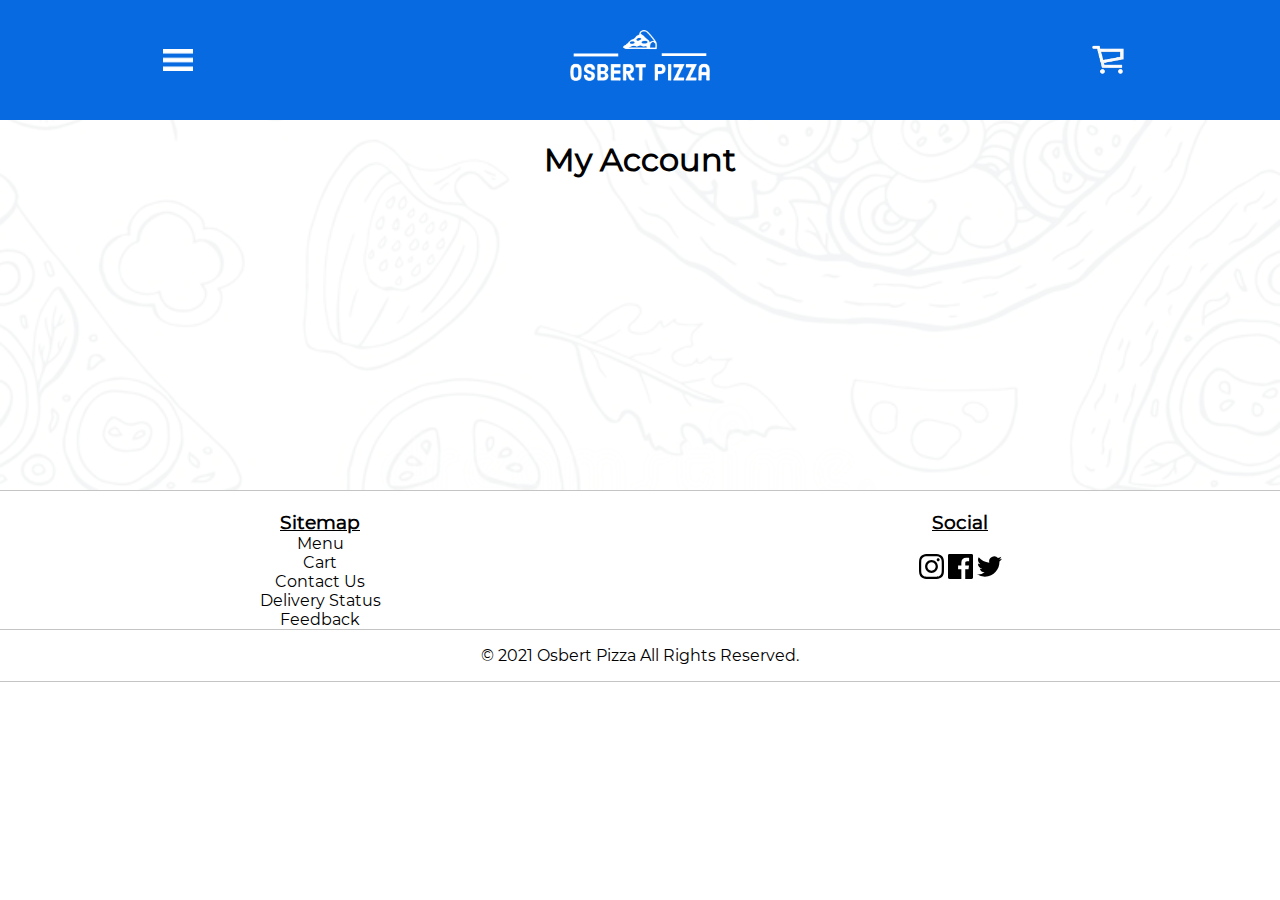
<file: account.html>
<!DOCTYPE html>
<html lang="en">
<head>
    <meta charset="UTF-8">
    <meta http-equiv="X-UA-Compatible" content="IE=edge">
    <meta name="viewport" content="width=device-width, initial-scale=1.0">
    <title>My Account</title>
    <link rel="stylesheet" href="style.css">
    <link rel="icon" type="image" href="./assets/favicon.ico">
</head>
<body>
    <nav class="navbar">
        <div class="navbuttons">
            <input id="navigation" type="image" src="./assets/nav.png">
        </div>
        <div class="logo">
            <a href="./menu.html"><img id="logo" src="assets\Osbert Pizza-logos_white.png"></a>
        </div>
        <div class="navbuttons">
            <input id="cart" type="image" src="assets/cart.png" onclick="location.href='cart.html';">
        </div>
    </nav>
    <div class="content">
    <div class="hero">
        <h1>My Account</h1>
    </div>
    </div>
    <footer class="footer">
        <div class="footerrow">
            <div class="footercol" id="footercol1">
              <h3 class="footertitle">Sitemap</h3>
              <ul class="footerlinks" type="None">
                  <li><a class="sitelink" href="menu.html">Menu</a></li>
                  <li><a class="sitelink" href="cart.html">Cart</a></li>
                  <li><a class="sitelink" href="contact.html">Contact Us</a></li>
                  <li><a class="sitelink" href="status.html">Delivery Status</a></li>
                  <li><a class="sitelink" href="feedback.html">Feedback</a></li>
              </ul>
            </div>
            <div class="footercol" id="footercol2">
                <h3 class="footertitle">Social</h3>
                <div class="footersocials">
                  <svg role="img" viewBox="0 0 24 24" class="socialicon" xmlns="http://www.w3.org/2000/svg"><title>Instagram</title><path d="M12 0C8.74 0 8.333.015 7.053.072 5.775.132 4.905.333 4.14.63c-.789.306-1.459.717-2.126 1.384S.935 3.35.63 4.14C.333 4.905.131 5.775.072 7.053.012 8.333 0 8.74 0 12s.015 3.667.072 4.947c.06 1.277.261 2.148.558 2.913.306.788.717 1.459 1.384 2.126.667.666 1.336 1.079 2.126 1.384.766.296 1.636.499 2.913.558C8.333 23.988 8.74 24 12 24s3.667-.015 4.947-.072c1.277-.06 2.148-.262 2.913-.558.788-.306 1.459-.718 2.126-1.384.666-.667 1.079-1.335 1.384-2.126.296-.765.499-1.636.558-2.913.06-1.28.072-1.687.072-4.947s-.015-3.667-.072-4.947c-.06-1.277-.262-2.149-.558-2.913-.306-.789-.718-1.459-1.384-2.126C21.319 1.347 20.651.935 19.86.63c-.765-.297-1.636-.499-2.913-.558C15.667.012 15.26 0 12 0zm0 2.16c3.203 0 3.585.016 4.85.071 1.17.055 1.805.249 2.227.415.562.217.96.477 1.382.896.419.42.679.819.896 1.381.164.422.36 1.057.413 2.227.057 1.266.07 1.646.07 4.85s-.015 3.585-.074 4.85c-.061 1.17-.256 1.805-.421 2.227-.224.562-.479.96-.899 1.382-.419.419-.824.679-1.38.896-.42.164-1.065.36-2.235.413-1.274.057-1.649.07-4.859.07-3.211 0-3.586-.015-4.859-.074-1.171-.061-1.816-.256-2.236-.421-.569-.224-.96-.479-1.379-.899-.421-.419-.69-.824-.9-1.38-.165-.42-.359-1.065-.42-2.235-.045-1.26-.061-1.649-.061-4.844 0-3.196.016-3.586.061-4.861.061-1.17.255-1.814.42-2.234.21-.57.479-.96.9-1.381.419-.419.81-.689 1.379-.898.42-.166 1.051-.361 2.221-.421 1.275-.045 1.65-.06 4.859-.06l.045.03zm0 3.678c-3.405 0-6.162 2.76-6.162 6.162 0 3.405 2.76 6.162 6.162 6.162 3.405 0 6.162-2.76 6.162-6.162 0-3.405-2.76-6.162-6.162-6.162zM12 16c-2.21 0-4-1.79-4-4s1.79-4 4-4 4 1.79 4 4-1.79 4-4 4zm7.846-10.405c0 .795-.646 1.44-1.44 1.44-.795 0-1.44-.646-1.44-1.44 0-.794.646-1.439 1.44-1.439.793-.001 1.44.645 1.44 1.439z"/></svg>
                  <svg xmlns="http://www.w3.org/2000/svg" class="socialicon" viewBox="0 0 24 24"><path d="M22.675 0h-21.35c-.732 0-1.325.593-1.325 1.325v21.351c0 .731.593 1.324 1.325 1.324h11.495v-9.294h-3.128v-3.622h3.128v-2.671c0-3.1 1.893-4.788 4.659-4.788 1.325 0 2.463.099 2.795.143v3.24l-1.918.001c-1.504 0-1.795.715-1.795 1.763v2.313h3.587l-.467 3.622h-3.12v9.293h6.116c.73 0 1.323-.593 1.323-1.325v-21.35c0-.732-.593-1.325-1.325-1.325z"/></svg>
                  <svg role="img" viewBox="0 0 24 24" class="socialicon" xmlns="http://www.w3.org/2000/svg"><title>Twitter</title><path d="M23.953 4.57a10 10 0 01-2.825.775 4.958 4.958 0 002.163-2.723c-.951.555-2.005.959-3.127 1.184a4.92 4.92 0 00-8.384 4.482C7.69 8.095 4.067 6.13 1.64 3.162a4.822 4.822 0 00-.666 2.475c0 1.71.87 3.213 2.188 4.096a4.904 4.904 0 01-2.228-.616v.06a4.923 4.923 0 003.946 4.827 4.996 4.996 0 01-2.212.085 4.936 4.936 0 004.604 3.417 9.867 9.867 0 01-6.102 2.105c-.39 0-.779-.023-1.17-.067a13.995 13.995 0 007.557 2.209c9.053 0 13.998-7.496 13.998-13.985 0-.21 0-.42-.015-.63A9.935 9.935 0 0024 4.59z"/></svg>
                </div>
            </div>
        </div>
        <div class="footerrow">
          <p class="footercopyright">
              &copy; 2021 Osbert Pizza All Rights Reserved.
          </p>
        </div>
    </footer>
  </body>
  <script type="text/javascript" src="./menu.js"></script>
  <script type="text/javascript" src="./nav.js"></script>
</file>
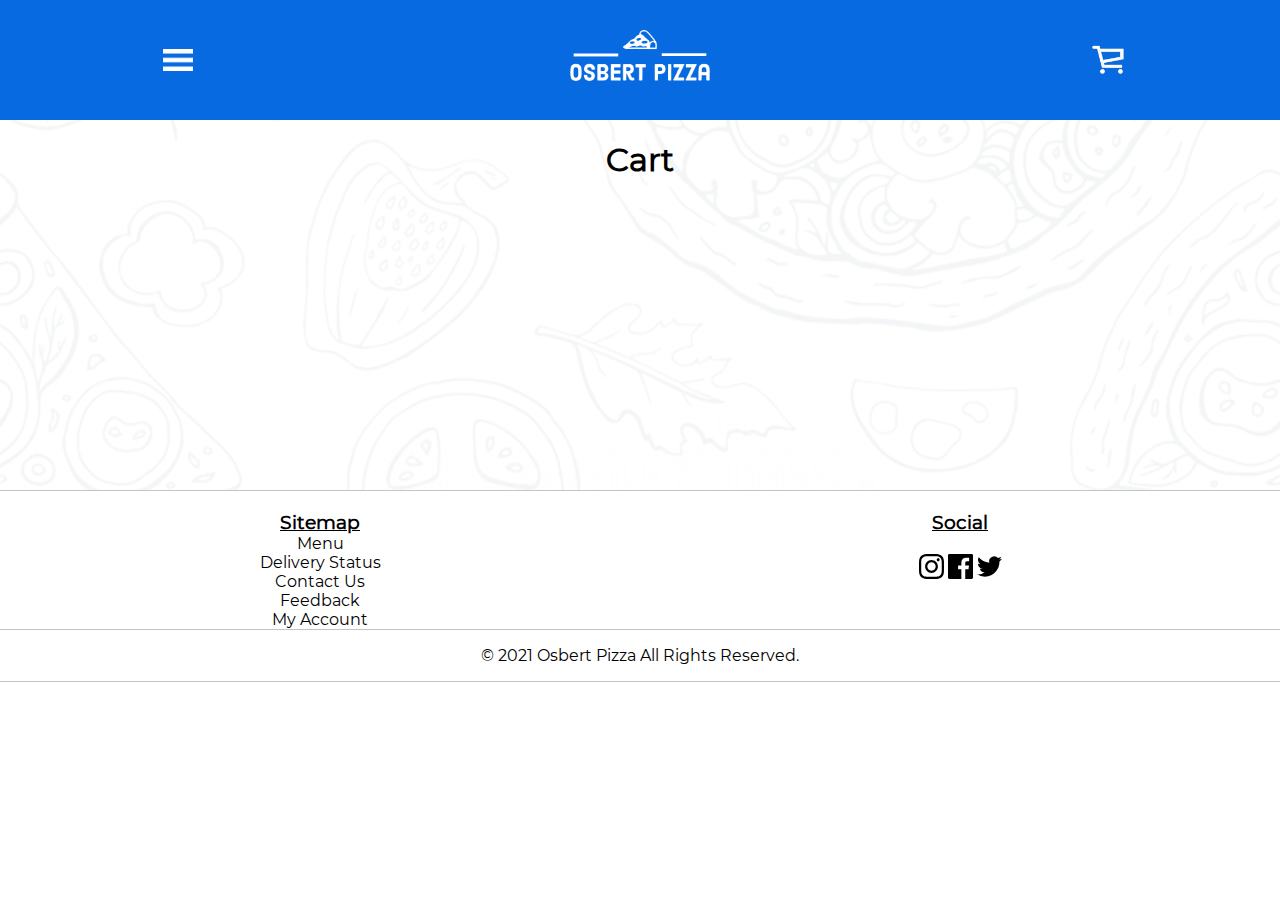
<file: cart.html>
<!DOCTYPE html>
<html lang="en">
<head>
    <meta charset="UTF-8">
    <meta http-equiv="X-UA-Compatible" content="IE=edge">
    <meta name="viewport" content="width=device-width, initial-scale=1.0">
    <title>Cart</title>
    <link rel="stylesheet" href="style.css">
    <link rel="icon" type="image" href="./assets/favicon.ico">
</head>
<body>
    <nav class="navbar">
        <div class="navbuttons">
            <input id="navigation" type="image" src="./assets/nav.png">
        </div>
        <div class="logo">
            <a href="./menu.html"><img id="logo" src="assets\Osbert Pizza-logos_white.png"></a>
        </div>
        <div class="navbuttons">
            <input id="cart" type="image" src="assets/cart.png" onclick="location.href='cart.html';">
        </div>
    </nav>
    <div class="content">
    <div class="hero">
        <h1>Cart</h1>
    </div>
    </div>
    <footer class="footer">
        <div class="footerrow">
            <div class="footercol" id="footercol1">
              <h3 class="footertitle">Sitemap</h3>
              <ul class="footerlinks" type="None">
                  <li><a class="sitelink" href="menu.html">Menu</a></li>
                  <li><a class="sitelink" href="status.html">Delivery Status</a></li>
                  <li><a class="sitelink" href="contact.html">Contact Us</a></li>
                  <li><a class="sitelink" href="feedback.html">Feedback</a></li>
                  <li><a class="sitelink" href="account.html">My Account</a></li>
              </ul>
            </div>
            <div class="footercol" id="footercol2">
                <h3 class="footertitle">Social</h3>
                <div class="footersocials">
                  <svg role="img" viewBox="0 0 24 24" class="socialicon" xmlns="http://www.w3.org/2000/svg"><title>Instagram</title><path d="M12 0C8.74 0 8.333.015 7.053.072 5.775.132 4.905.333 4.14.63c-.789.306-1.459.717-2.126 1.384S.935 3.35.63 4.14C.333 4.905.131 5.775.072 7.053.012 8.333 0 8.74 0 12s.015 3.667.072 4.947c.06 1.277.261 2.148.558 2.913.306.788.717 1.459 1.384 2.126.667.666 1.336 1.079 2.126 1.384.766.296 1.636.499 2.913.558C8.333 23.988 8.74 24 12 24s3.667-.015 4.947-.072c1.277-.06 2.148-.262 2.913-.558.788-.306 1.459-.718 2.126-1.384.666-.667 1.079-1.335 1.384-2.126.296-.765.499-1.636.558-2.913.06-1.28.072-1.687.072-4.947s-.015-3.667-.072-4.947c-.06-1.277-.262-2.149-.558-2.913-.306-.789-.718-1.459-1.384-2.126C21.319 1.347 20.651.935 19.86.63c-.765-.297-1.636-.499-2.913-.558C15.667.012 15.26 0 12 0zm0 2.16c3.203 0 3.585.016 4.85.071 1.17.055 1.805.249 2.227.415.562.217.96.477 1.382.896.419.42.679.819.896 1.381.164.422.36 1.057.413 2.227.057 1.266.07 1.646.07 4.85s-.015 3.585-.074 4.85c-.061 1.17-.256 1.805-.421 2.227-.224.562-.479.96-.899 1.382-.419.419-.824.679-1.38.896-.42.164-1.065.36-2.235.413-1.274.057-1.649.07-4.859.07-3.211 0-3.586-.015-4.859-.074-1.171-.061-1.816-.256-2.236-.421-.569-.224-.96-.479-1.379-.899-.421-.419-.69-.824-.9-1.38-.165-.42-.359-1.065-.42-2.235-.045-1.26-.061-1.649-.061-4.844 0-3.196.016-3.586.061-4.861.061-1.17.255-1.814.42-2.234.21-.57.479-.96.9-1.381.419-.419.81-.689 1.379-.898.42-.166 1.051-.361 2.221-.421 1.275-.045 1.65-.06 4.859-.06l.045.03zm0 3.678c-3.405 0-6.162 2.76-6.162 6.162 0 3.405 2.76 6.162 6.162 6.162 3.405 0 6.162-2.76 6.162-6.162 0-3.405-2.76-6.162-6.162-6.162zM12 16c-2.21 0-4-1.79-4-4s1.79-4 4-4 4 1.79 4 4-1.79 4-4 4zm7.846-10.405c0 .795-.646 1.44-1.44 1.44-.795 0-1.44-.646-1.44-1.44 0-.794.646-1.439 1.44-1.439.793-.001 1.44.645 1.44 1.439z"/></svg>
                  <svg xmlns="http://www.w3.org/2000/svg" class="socialicon" viewBox="0 0 24 24"><path d="M22.675 0h-21.35c-.732 0-1.325.593-1.325 1.325v21.351c0 .731.593 1.324 1.325 1.324h11.495v-9.294h-3.128v-3.622h3.128v-2.671c0-3.1 1.893-4.788 4.659-4.788 1.325 0 2.463.099 2.795.143v3.24l-1.918.001c-1.504 0-1.795.715-1.795 1.763v2.313h3.587l-.467 3.622h-3.12v9.293h6.116c.73 0 1.323-.593 1.323-1.325v-21.35c0-.732-.593-1.325-1.325-1.325z"/></svg>
                  <svg role="img" viewBox="0 0 24 24" class="socialicon" xmlns="http://www.w3.org/2000/svg"><title>Twitter</title><path d="M23.953 4.57a10 10 0 01-2.825.775 4.958 4.958 0 002.163-2.723c-.951.555-2.005.959-3.127 1.184a4.92 4.92 0 00-8.384 4.482C7.69 8.095 4.067 6.13 1.64 3.162a4.822 4.822 0 00-.666 2.475c0 1.71.87 3.213 2.188 4.096a4.904 4.904 0 01-2.228-.616v.06a4.923 4.923 0 003.946 4.827 4.996 4.996 0 01-2.212.085 4.936 4.936 0 004.604 3.417 9.867 9.867 0 01-6.102 2.105c-.39 0-.779-.023-1.17-.067a13.995 13.995 0 007.557 2.209c9.053 0 13.998-7.496 13.998-13.985 0-.21 0-.42-.015-.63A9.935 9.935 0 0024 4.59z"/></svg>
                </div>
            </div>
        </div>
        <div class="footerrow">
          <p class="footercopyright">
              &copy; 2021 Osbert Pizza All Rights Reserved.
          </p>
        </div>
    </footer>
  </body>
  <script type="text/javascript" src="./menu.js"></script>
  <script type="text/javascript" src="./nav.js"></script>
</file>
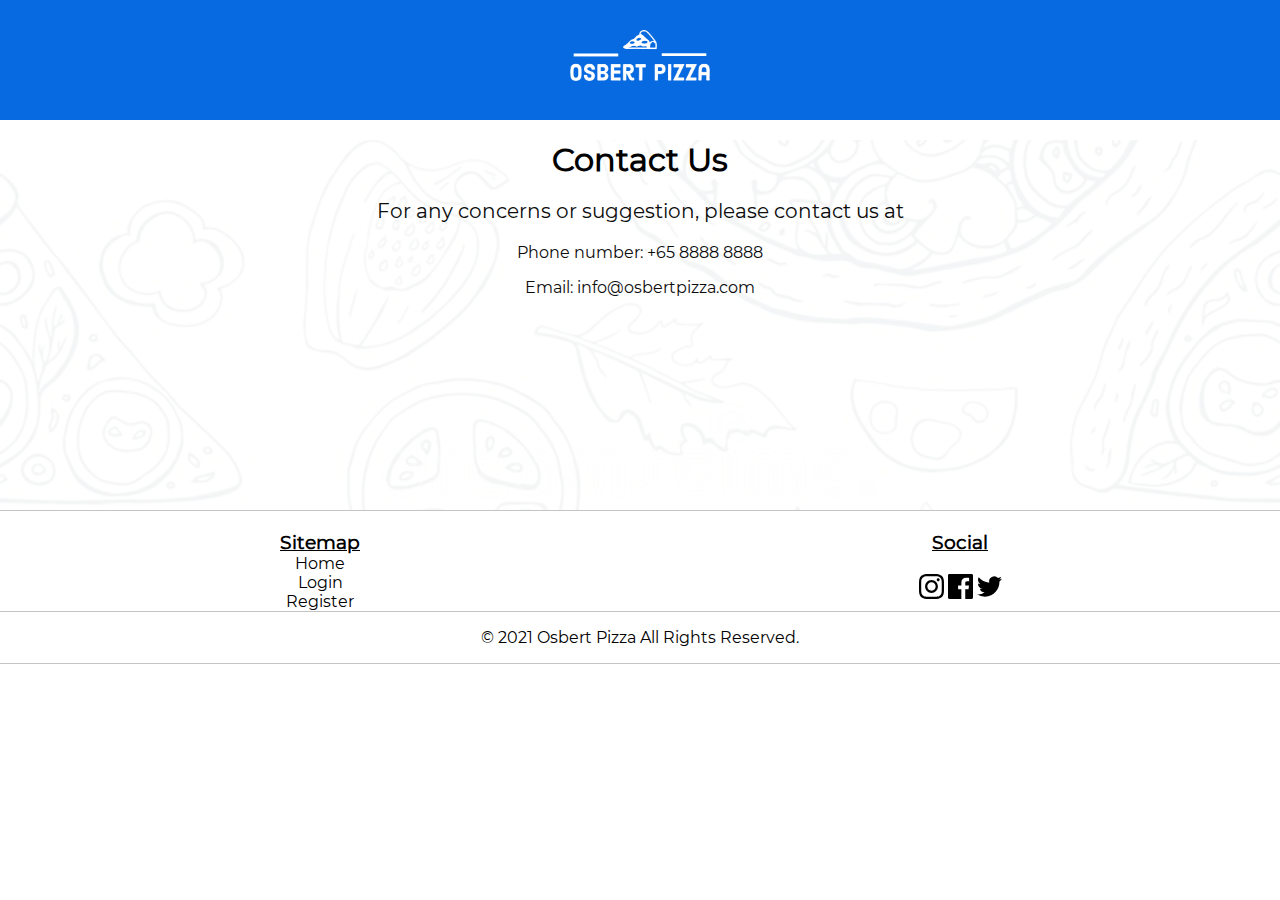
<file: contact.html>
<!DOCTYPE html>
<html lang="en">
<head>
    <meta charset="UTF-8">
    <meta http-equiv="X-UA-Compatible" content="IE=edge">
    <meta name="viewport" content="width=device-width, initial-scale=1.0">
    <title>Contact Us</title>
    <link rel="stylesheet" href="style.css">
    <link rel="icon" type="image" href="./assets/favicon.ico">
</head>
<body>
    <nav class="navbar">
        <div class="logo">
            <a id="homelink" href="./hero.html"><img id="logo" src="assets\Osbert Pizza-logos_white.png"></a>
        </div>
    </nav>
    <div class="hero">
        <h1>Contact Us</h1>
        <p style="font-size: 20px;">For any concerns or suggestion, please contact us at </p>
        <p>Phone number: +65 8888 8888</p>
        <p>Email: <a href="mailto:info@osbertpizza.com">info@osbertpizza.com</a></p>
    </div>
    <footer class="footer">
        <div class="footerrow">
            <div class="footercol" id="footercol1">
              <h3 class="footertitle">Sitemap</h3>
              <ul class="footerlinks" type="None" id="registered">
                  <li><a class="sitelink" href="menu.php">Menu</a></li>
                  <li><a class="sitelink" href="status.php">Delivery Status</a></li>
                  <li><a class="sitelink" href="contact.html">Contact Us</a></li>
                  <li><a class="sitelink" href="feedback.php">Feedback</a></li>
                  <li><a class="sitelink" href="account.php">My Account</a></li>
              </ul>
              <ul class="footerlinks" type="None" id="unregistered">
                <li><a class="sitelink" href="hero.html">Home</a></li>
                <li><a class="sitelink" href="login.php">Login</a></li>
                <li><a class="sitelink" href="register.php">Register</a></li>
            </ul>
            </div>
            <div class="footercol" id="footercol2">
                <h3 class="footertitle">Social</h3>
                <div class="footersocials">
                  <svg role="img" viewBox="0 0 24 24" class="socialicon" xmlns="http://www.w3.org/2000/svg"><title>Instagram</title><path d="M12 0C8.74 0 8.333.015 7.053.072 5.775.132 4.905.333 4.14.63c-.789.306-1.459.717-2.126 1.384S.935 3.35.63 4.14C.333 4.905.131 5.775.072 7.053.012 8.333 0 8.74 0 12s.015 3.667.072 4.947c.06 1.277.261 2.148.558 2.913.306.788.717 1.459 1.384 2.126.667.666 1.336 1.079 2.126 1.384.766.296 1.636.499 2.913.558C8.333 23.988 8.74 24 12 24s3.667-.015 4.947-.072c1.277-.06 2.148-.262 2.913-.558.788-.306 1.459-.718 2.126-1.384.666-.667 1.079-1.335 1.384-2.126.296-.765.499-1.636.558-2.913.06-1.28.072-1.687.072-4.947s-.015-3.667-.072-4.947c-.06-1.277-.262-2.149-.558-2.913-.306-.789-.718-1.459-1.384-2.126C21.319 1.347 20.651.935 19.86.63c-.765-.297-1.636-.499-2.913-.558C15.667.012 15.26 0 12 0zm0 2.16c3.203 0 3.585.016 4.85.071 1.17.055 1.805.249 2.227.415.562.217.96.477 1.382.896.419.42.679.819.896 1.381.164.422.36 1.057.413 2.227.057 1.266.07 1.646.07 4.85s-.015 3.585-.074 4.85c-.061 1.17-.256 1.805-.421 2.227-.224.562-.479.96-.899 1.382-.419.419-.824.679-1.38.896-.42.164-1.065.36-2.235.413-1.274.057-1.649.07-4.859.07-3.211 0-3.586-.015-4.859-.074-1.171-.061-1.816-.256-2.236-.421-.569-.224-.96-.479-1.379-.899-.421-.419-.69-.824-.9-1.38-.165-.42-.359-1.065-.42-2.235-.045-1.26-.061-1.649-.061-4.844 0-3.196.016-3.586.061-4.861.061-1.17.255-1.814.42-2.234.21-.57.479-.96.9-1.381.419-.419.81-.689 1.379-.898.42-.166 1.051-.361 2.221-.421 1.275-.045 1.65-.06 4.859-.06l.045.03zm0 3.678c-3.405 0-6.162 2.76-6.162 6.162 0 3.405 2.76 6.162 6.162 6.162 3.405 0 6.162-2.76 6.162-6.162 0-3.405-2.76-6.162-6.162-6.162zM12 16c-2.21 0-4-1.79-4-4s1.79-4 4-4 4 1.79 4 4-1.79 4-4 4zm7.846-10.405c0 .795-.646 1.44-1.44 1.44-.795 0-1.44-.646-1.44-1.44 0-.794.646-1.439 1.44-1.439.793-.001 1.44.645 1.44 1.439z"/></svg>
                  <svg xmlns="http://www.w3.org/2000/svg" class="socialicon" viewBox="0 0 24 24"><path d="M22.675 0h-21.35c-.732 0-1.325.593-1.325 1.325v21.351c0 .731.593 1.324 1.325 1.324h11.495v-9.294h-3.128v-3.622h3.128v-2.671c0-3.1 1.893-4.788 4.659-4.788 1.325 0 2.463.099 2.795.143v3.24l-1.918.001c-1.504 0-1.795.715-1.795 1.763v2.313h3.587l-.467 3.622h-3.12v9.293h6.116c.73 0 1.323-.593 1.323-1.325v-21.35c0-.732-.593-1.325-1.325-1.325z"/></svg>
                  <svg role="img" viewBox="0 0 24 24" class="socialicon" xmlns="http://www.w3.org/2000/svg"><title>Twitter</title><path d="M23.953 4.57a10 10 0 01-2.825.775 4.958 4.958 0 002.163-2.723c-.951.555-2.005.959-3.127 1.184a4.92 4.92 0 00-8.384 4.482C7.69 8.095 4.067 6.13 1.64 3.162a4.822 4.822 0 00-.666 2.475c0 1.71.87 3.213 2.188 4.096a4.904 4.904 0 01-2.228-.616v.06a4.923 4.923 0 003.946 4.827 4.996 4.996 0 01-2.212.085 4.936 4.936 0 004.604 3.417 9.867 9.867 0 01-6.102 2.105c-.39 0-.779-.023-1.17-.067a13.995 13.995 0 007.557 2.209c9.053 0 13.998-7.496 13.998-13.985 0-.21 0-.42-.015-.63A9.935 9.935 0 0024 4.59z"/></svg>
                </div>
            </div>
        </div>
        <div class="footerrow">
          <p class="footercopyright">
              &copy; 2021 Osbert Pizza All Rights Reserved.
          </p>
        </div>
    </footer>
  </body>
  <script>
      try{
        var loginstatus = document.cookie.split('; ').find(row => row.startsWith('loginstatus')).split('=')[1];
      }catch(e){
          console.error(e);
      }
      if (loginstatus === null || loginstatus === undefined) loginstatus = "";
      console.log(loginstatus);
      var unregistered = document.getElementById("unregistered");
      var registered = document.getElementById("registered");
      if (loginstatus != "True"){
          unregistered.classList.add("active");
          registered.classList.remove("active");
      }
      else{
          registered.classList.add("active");
          unregistered.classList.remove("active");
          var homelink = document.getElementById("homelink");
          homelink.href = "./menu.php";
      }
  </script>
</file>
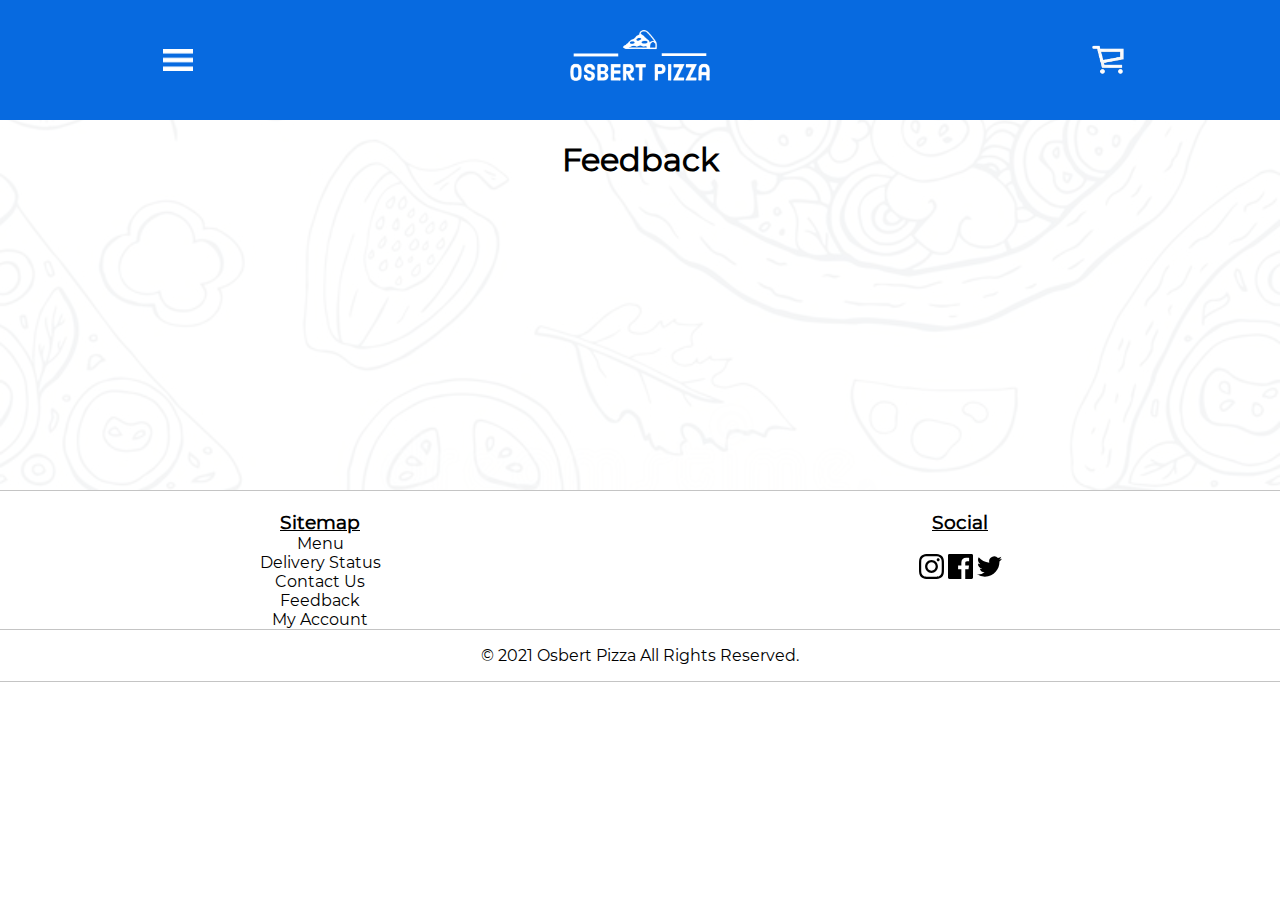
<file: feedback.html>
<!DOCTYPE html>
<html lang="en">
<head>
    <meta charset="UTF-8">
    <meta http-equiv="X-UA-Compatible" content="IE=edge">
    <meta name="viewport" content="width=device-width, initial-scale=1.0">
    <title>Feedback</title>
    <link rel="stylesheet" href="style.css">
    <link rel="icon" type="image" href="./assets/favicon.ico" onclick="location.href='cart.php';">
</head>
<body>
    <nav class="navbar">
        <div class="navbuttons">
            <input id="navigation" type="image" src="./assets/nav.png">
        </div>
        <div class="logo">
            <a href="./menu.php"><img id="logo" src="assets\Osbert Pizza-logos_white.png"></a>
        </div>
        <div class="navbuttons">
            <input id="cart" type="image" src="assets/cart.png">
        </div>
    </nav>
    <div class="content">
    <div class="hero">
        <h1>Feedback</h1>
    </div>
    </div>
    <footer class="footer">
        <div class="footerrow">
            <div class="footercol" id="footercol1">
              <h3 class="footertitle">Sitemap</h3>
              <ul class="footerlinks" type="None">
                  <li><a class="sitelink" href="menu.php">Menu</a></li>
                  <li><a class="sitelink" href="status.php">Delivery Status</a></li>
                  <li><a class="sitelink" href="contact.html">Contact Us</a></li>
                  <li><a class="sitelink" href="feedback.html">Feedback</a></li>
                  <li><a class="sitelink" href="account.php">My Account</a></li>
              </ul>
            </div>
            <div class="footercol" id="footercol2">
                <h3 class="footertitle">Social</h3>
                <div class="footersocials">
                  <svg role="img" viewBox="0 0 24 24" class="socialicon" xmlns="http://www.w3.org/2000/svg"><title>Instagram</title><path d="M12 0C8.74 0 8.333.015 7.053.072 5.775.132 4.905.333 4.14.63c-.789.306-1.459.717-2.126 1.384S.935 3.35.63 4.14C.333 4.905.131 5.775.072 7.053.012 8.333 0 8.74 0 12s.015 3.667.072 4.947c.06 1.277.261 2.148.558 2.913.306.788.717 1.459 1.384 2.126.667.666 1.336 1.079 2.126 1.384.766.296 1.636.499 2.913.558C8.333 23.988 8.74 24 12 24s3.667-.015 4.947-.072c1.277-.06 2.148-.262 2.913-.558.788-.306 1.459-.718 2.126-1.384.666-.667 1.079-1.335 1.384-2.126.296-.765.499-1.636.558-2.913.06-1.28.072-1.687.072-4.947s-.015-3.667-.072-4.947c-.06-1.277-.262-2.149-.558-2.913-.306-.789-.718-1.459-1.384-2.126C21.319 1.347 20.651.935 19.86.63c-.765-.297-1.636-.499-2.913-.558C15.667.012 15.26 0 12 0zm0 2.16c3.203 0 3.585.016 4.85.071 1.17.055 1.805.249 2.227.415.562.217.96.477 1.382.896.419.42.679.819.896 1.381.164.422.36 1.057.413 2.227.057 1.266.07 1.646.07 4.85s-.015 3.585-.074 4.85c-.061 1.17-.256 1.805-.421 2.227-.224.562-.479.96-.899 1.382-.419.419-.824.679-1.38.896-.42.164-1.065.36-2.235.413-1.274.057-1.649.07-4.859.07-3.211 0-3.586-.015-4.859-.074-1.171-.061-1.816-.256-2.236-.421-.569-.224-.96-.479-1.379-.899-.421-.419-.69-.824-.9-1.38-.165-.42-.359-1.065-.42-2.235-.045-1.26-.061-1.649-.061-4.844 0-3.196.016-3.586.061-4.861.061-1.17.255-1.814.42-2.234.21-.57.479-.96.9-1.381.419-.419.81-.689 1.379-.898.42-.166 1.051-.361 2.221-.421 1.275-.045 1.65-.06 4.859-.06l.045.03zm0 3.678c-3.405 0-6.162 2.76-6.162 6.162 0 3.405 2.76 6.162 6.162 6.162 3.405 0 6.162-2.76 6.162-6.162 0-3.405-2.76-6.162-6.162-6.162zM12 16c-2.21 0-4-1.79-4-4s1.79-4 4-4 4 1.79 4 4-1.79 4-4 4zm7.846-10.405c0 .795-.646 1.44-1.44 1.44-.795 0-1.44-.646-1.44-1.44 0-.794.646-1.439 1.44-1.439.793-.001 1.44.645 1.44 1.439z"/></svg>
                  <svg xmlns="http://www.w3.org/2000/svg" class="socialicon" viewBox="0 0 24 24"><path d="M22.675 0h-21.35c-.732 0-1.325.593-1.325 1.325v21.351c0 .731.593 1.324 1.325 1.324h11.495v-9.294h-3.128v-3.622h3.128v-2.671c0-3.1 1.893-4.788 4.659-4.788 1.325 0 2.463.099 2.795.143v3.24l-1.918.001c-1.504 0-1.795.715-1.795 1.763v2.313h3.587l-.467 3.622h-3.12v9.293h6.116c.73 0 1.323-.593 1.323-1.325v-21.35c0-.732-.593-1.325-1.325-1.325z"/></svg>
                  <svg role="img" viewBox="0 0 24 24" class="socialicon" xmlns="http://www.w3.org/2000/svg"><title>Twitter</title><path d="M23.953 4.57a10 10 0 01-2.825.775 4.958 4.958 0 002.163-2.723c-.951.555-2.005.959-3.127 1.184a4.92 4.92 0 00-8.384 4.482C7.69 8.095 4.067 6.13 1.64 3.162a4.822 4.822 0 00-.666 2.475c0 1.71.87 3.213 2.188 4.096a4.904 4.904 0 01-2.228-.616v.06a4.923 4.923 0 003.946 4.827 4.996 4.996 0 01-2.212.085 4.936 4.936 0 004.604 3.417 9.867 9.867 0 01-6.102 2.105c-.39 0-.779-.023-1.17-.067a13.995 13.995 0 007.557 2.209c9.053 0 13.998-7.496 13.998-13.985 0-.21 0-.42-.015-.63A9.935 9.935 0 0024 4.59z"/></svg>
                </div>
            </div>
        </div>
        <div class="footerrow">
          <p class="footercopyright">
              &copy; 2021 Osbert Pizza All Rights Reserved.
          </p>
        </div>
    </footer>
  </body>
  <script type="text/javascript" src="./menu.js"></script>
  <script type="text/javascript" src="./nav.js"></script>
</file>
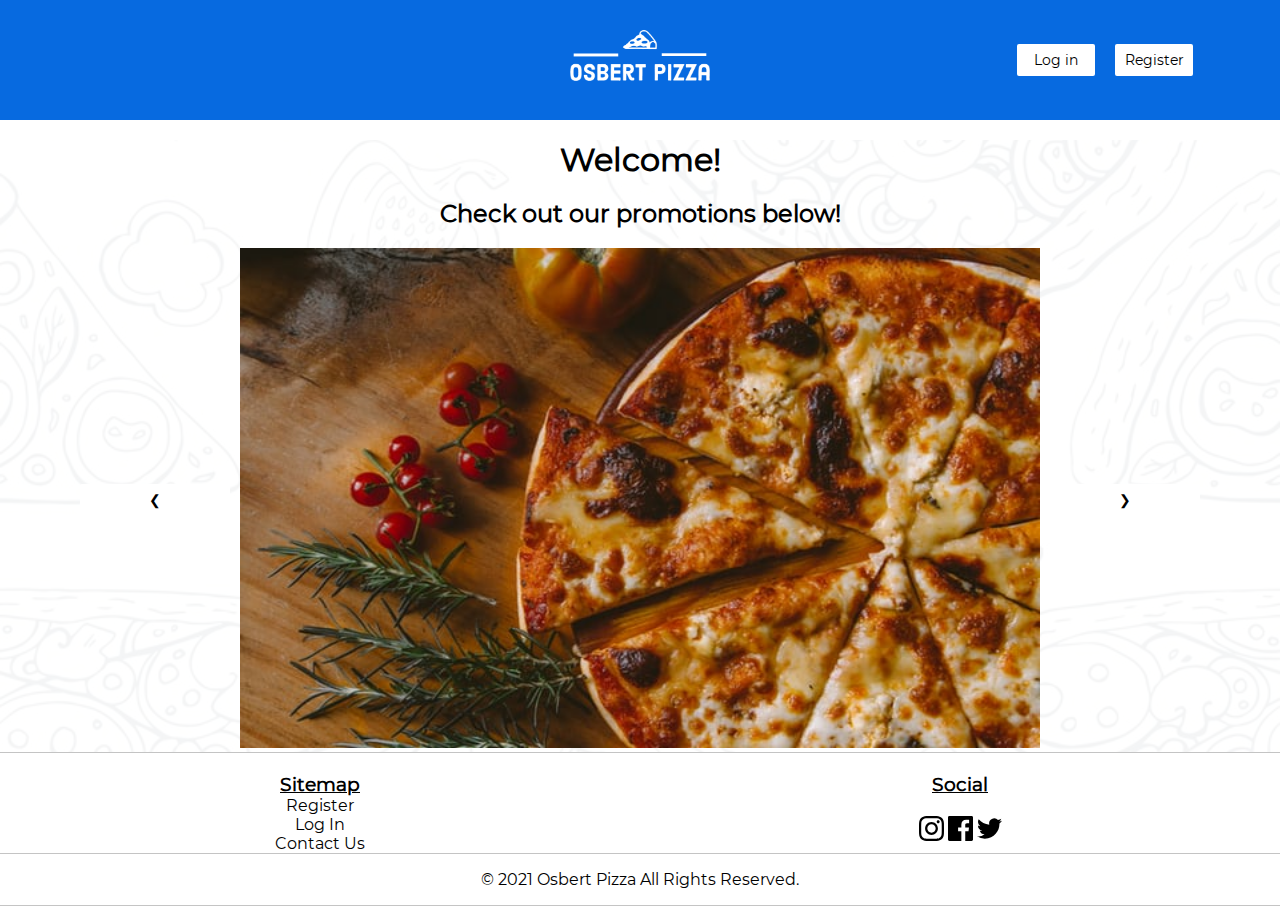
<file: hero.html>
<!DOCTYPE html>
<html lang="en">
<head>
    <meta charset="UTF-8">
    <meta http-equiv="X-UA-Compatible" content="IE=edge">
    <meta name="viewport" content="width=device-width, initial-scale=1.0">
    <title>Osbert Pizza</title>
    <link rel="stylesheet" href="style.css">
    <link rel="icon" type="image" href="./assets/favicon.ico">
</head>
<body>
    <nav class="navbar">
        <div class="navspacing"></div>
        <div class="logo">
            <a href="./hero.html"><img id="logo" src="assets\Osbert Pizza-logos_white.png"></a>
        </div>
        <div class="navbuttons">
            <button type="button" onclick="location.href='login.php';">Log in</button>
            <button type="button" onclick="location.href='register.php';">Register</button>
        </div>
    </nav>
    <div class="hero" >
        <h1>Welcome!</h1>
        <h2>Check out our promotions below!</h2>
        <div id="slideshow" data-component="slideshow">
            <div role="list" id="slides">
                <button class="navbutton" id="display-left">&#10094;</button>
                <div class="slide">
                    <img class="slideimg" src="./assets/pic1.jpeg">
                </div>
                <div class="slide">
                    <img class="slideimg" src="./assets/pic2.jpeg">
                </div>
                <div class="slide">
                    <img class="slideimg" src="./assets/pic3.jpeg">
                </div>
                <button class="navbutton" id="display-right">&#10095;</button>
            </div>

            
        </div>
    </div>
    <footer class="footer">
          <div class="footerrow">
              <div class="footercol" id="footercol1">
                <h3 class="footertitle">Sitemap</h3>
                <ul class="footerlinks" type="None">
                    <li><a class="sitelink" href="register.php">Register</a></li>
                    <li><a class="sitelink" href="login.php">Log In</a></li>
                    <li><a class="sitelink" href="contact.html">Contact Us</a></li>
                </ul>
              </div>
              <div class="footercol" id="footercol2">
                  <h3 class="footertitle">Social</h3>
                  <div class="footersocials">
                    <svg role="img" viewBox="0 0 24 24" class="socialicon" xmlns="http://www.w3.org/2000/svg"><title>Instagram</title><path d="M12 0C8.74 0 8.333.015 7.053.072 5.775.132 4.905.333 4.14.63c-.789.306-1.459.717-2.126 1.384S.935 3.35.63 4.14C.333 4.905.131 5.775.072 7.053.012 8.333 0 8.74 0 12s.015 3.667.072 4.947c.06 1.277.261 2.148.558 2.913.306.788.717 1.459 1.384 2.126.667.666 1.336 1.079 2.126 1.384.766.296 1.636.499 2.913.558C8.333 23.988 8.74 24 12 24s3.667-.015 4.947-.072c1.277-.06 2.148-.262 2.913-.558.788-.306 1.459-.718 2.126-1.384.666-.667 1.079-1.335 1.384-2.126.296-.765.499-1.636.558-2.913.06-1.28.072-1.687.072-4.947s-.015-3.667-.072-4.947c-.06-1.277-.262-2.149-.558-2.913-.306-.789-.718-1.459-1.384-2.126C21.319 1.347 20.651.935 19.86.63c-.765-.297-1.636-.499-2.913-.558C15.667.012 15.26 0 12 0zm0 2.16c3.203 0 3.585.016 4.85.071 1.17.055 1.805.249 2.227.415.562.217.96.477 1.382.896.419.42.679.819.896 1.381.164.422.36 1.057.413 2.227.057 1.266.07 1.646.07 4.85s-.015 3.585-.074 4.85c-.061 1.17-.256 1.805-.421 2.227-.224.562-.479.96-.899 1.382-.419.419-.824.679-1.38.896-.42.164-1.065.36-2.235.413-1.274.057-1.649.07-4.859.07-3.211 0-3.586-.015-4.859-.074-1.171-.061-1.816-.256-2.236-.421-.569-.224-.96-.479-1.379-.899-.421-.419-.69-.824-.9-1.38-.165-.42-.359-1.065-.42-2.235-.045-1.26-.061-1.649-.061-4.844 0-3.196.016-3.586.061-4.861.061-1.17.255-1.814.42-2.234.21-.57.479-.96.9-1.381.419-.419.81-.689 1.379-.898.42-.166 1.051-.361 2.221-.421 1.275-.045 1.65-.06 4.859-.06l.045.03zm0 3.678c-3.405 0-6.162 2.76-6.162 6.162 0 3.405 2.76 6.162 6.162 6.162 3.405 0 6.162-2.76 6.162-6.162 0-3.405-2.76-6.162-6.162-6.162zM12 16c-2.21 0-4-1.79-4-4s1.79-4 4-4 4 1.79 4 4-1.79 4-4 4zm7.846-10.405c0 .795-.646 1.44-1.44 1.44-.795 0-1.44-.646-1.44-1.44 0-.794.646-1.439 1.44-1.439.793-.001 1.44.645 1.44 1.439z"/></svg>
                    <svg xmlns="http://www.w3.org/2000/svg" class="socialicon" viewBox="0 0 24 24"><path d="M22.675 0h-21.35c-.732 0-1.325.593-1.325 1.325v21.351c0 .731.593 1.324 1.325 1.324h11.495v-9.294h-3.128v-3.622h3.128v-2.671c0-3.1 1.893-4.788 4.659-4.788 1.325 0 2.463.099 2.795.143v3.24l-1.918.001c-1.504 0-1.795.715-1.795 1.763v2.313h3.587l-.467 3.622h-3.12v9.293h6.116c.73 0 1.323-.593 1.323-1.325v-21.35c0-.732-.593-1.325-1.325-1.325z"/></svg>
                    <svg role="img" viewBox="0 0 24 24" class="socialicon" xmlns="http://www.w3.org/2000/svg"><title>Twitter</title><path d="M23.953 4.57a10 10 0 01-2.825.775 4.958 4.958 0 002.163-2.723c-.951.555-2.005.959-3.127 1.184a4.92 4.92 0 00-8.384 4.482C7.69 8.095 4.067 6.13 1.64 3.162a4.822 4.822 0 00-.666 2.475c0 1.71.87 3.213 2.188 4.096a4.904 4.904 0 01-2.228-.616v.06a4.923 4.923 0 003.946 4.827 4.996 4.996 0 01-2.212.085 4.936 4.936 0 004.604 3.417 9.867 9.867 0 01-6.102 2.105c-.39 0-.779-.023-1.17-.067a13.995 13.995 0 007.557 2.209c9.053 0 13.998-7.496 13.998-13.985 0-.21 0-.42-.015-.63A9.935 9.935 0 0024 4.59z"/></svg>
                  </div>
              </div>
          </div>
          <div class="footerrow">
            <p class="footercopyright">
                &copy; 2021 Osbert Pizza All Rights Reserved.
            </p>
          </div>
    </footer>
    <script type="text/javascript" src="hero.js"></script>
</body>
</html>
</file>
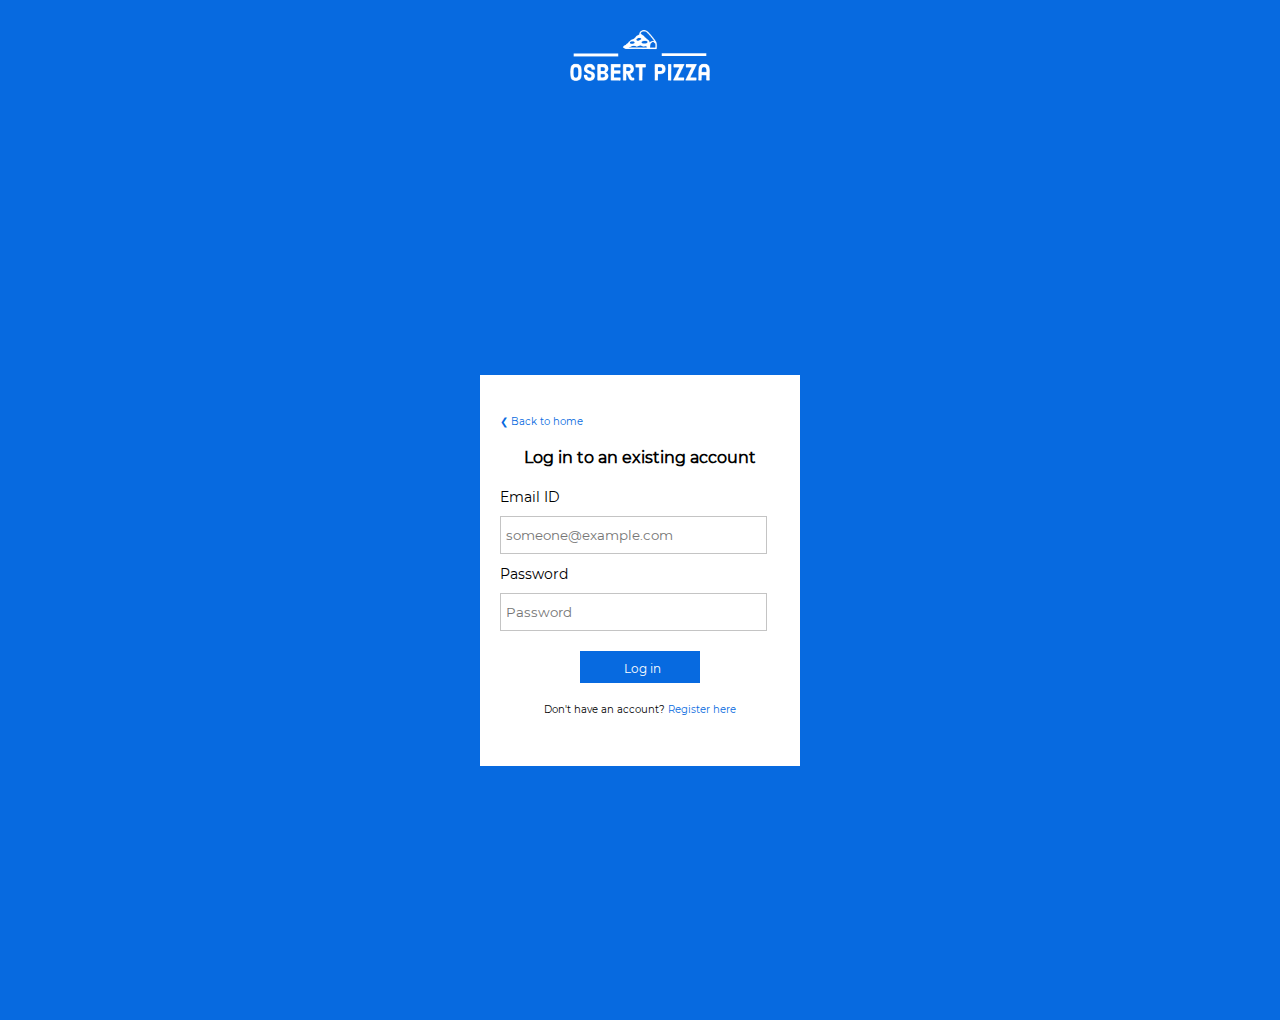
<file: login.html>
<!DOCTYPE html>
<html lang="en">
<head>
    <meta charset="UTF-8">
    <meta http-equiv="X-UA-Compatible" content="IE=edge">
    <meta name="viewport" content="width=device-width, initial-scale=1.0">
    <title>Login</title>
    <link rel="stylesheet" href="style.css">
    <link rel="icon" type="image" href="./assets/favicon.ico">
</head>
<body>
    <nav class="navbar">
        <div class="logo">
            <a href="./hero.html"><img id="logo" src="assets\Osbert Pizza-logos_white.png"></a>
        </div>
    </nav>
    <div class="login">
        <div class="loginbox">
            <p class="bottomtext alignleft"><a class="bluelink" href="./hero.html">&#10094; Back to home</a></p>
            <h3 class="formheader"><strong>Log in to an existing account</strong></h3>
            <form id="loginform" method="post" action="login.php">
                <div class="forminput">
                    <label for="email">Email ID</label><br>
                    <input class="formtext" type="email" name="email" placeholder="someone@example.com" required>
                </div>
                <div class="forminput">
                    <label for="password">Password</label><br>
                    <input class="formtext" type="password" name="password" placeholder="Password" required>
                </div>
                <input type="button" class="bluebutton" value="Log in">
            </form>
            <p class="bottomtext">Don't have an account? <a class="bluelink" href="./register.html">Register here</a></p>
        </div>

    </div>

</body>
</html>
</file>
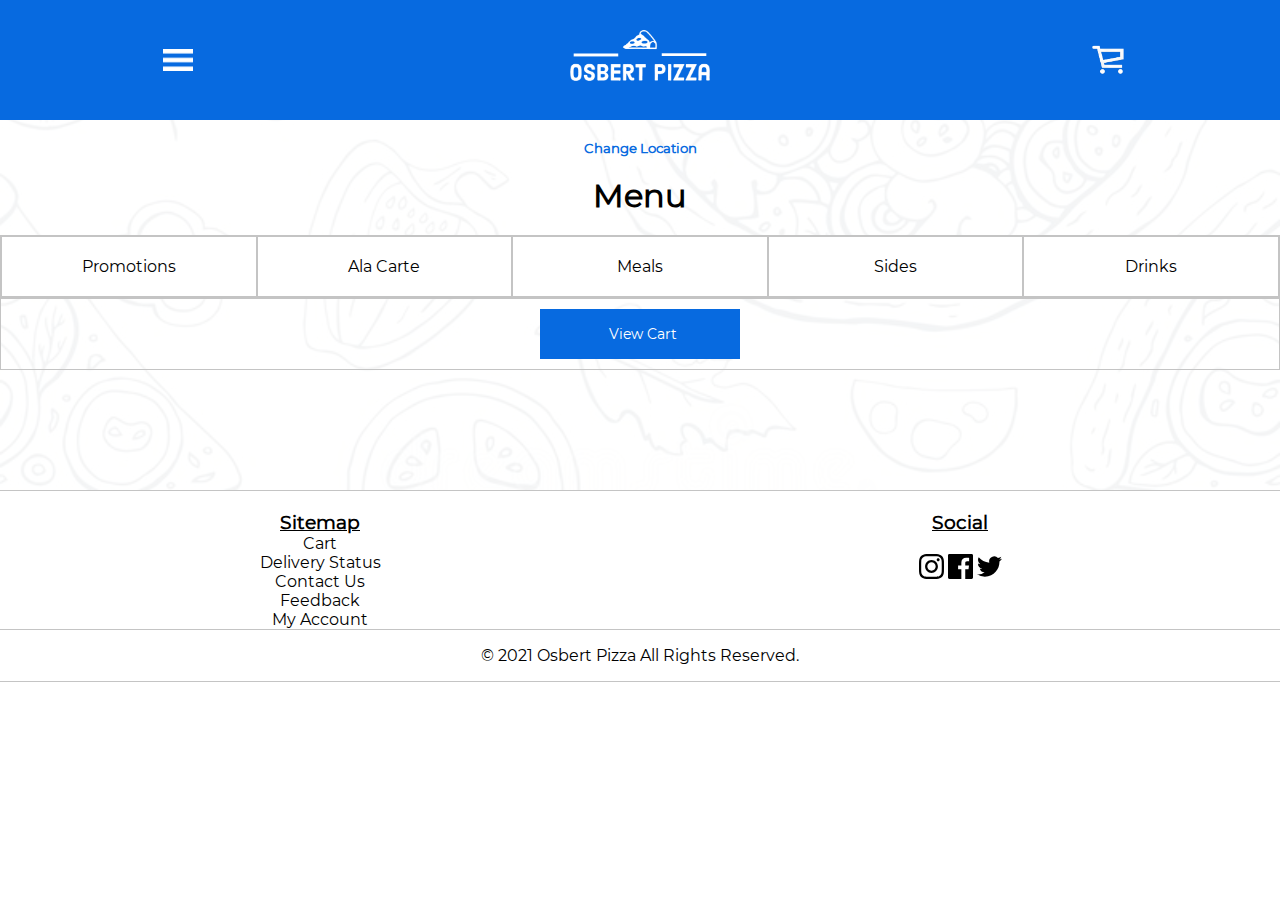
<file: menu.html>
<!DOCTYPE html>
<html lang="en">
<head>
    <meta charset="UTF-8">
    <meta http-equiv="X-UA-Compatible" content="IE=edge">
    <meta name="viewport" content="width=device-width, initial-scale=1.0">
    <title>Osbert Pizza</title>
    <link rel="stylesheet" href="style.css">
    <link rel="icon" type="image" href="./assets/favicon.ico">
</head>
<body>
    <nav class="navbar">
        <div class="navbuttons">
            <input id="navigation" type="image" src="./assets/nav.png">
        </div>
        <div class="logo">
            <a href="./menu.html"><img id="logo" src="assets\Osbert Pizza-logos_white.png"></a>
        </div>
        <div class="navbuttons">
            <input id="cart" type="image" src="assets/cart.png" onclick="location.href='cart.html';">
        </div>
    </nav>
    <div id="location">
        <div class="locationbox">
            <h3>Choose Delivery Location</h3>
            
            <input type="search number" id="locationinput" placeholder="Search by Postal Code" maxlength="6">
            <h5>Select where to deliver your order below</h5>
            <div id="inputlocationinfo"></div>
            <div id="currentlocationinfo"></div>            
        </div>
    </div>
    <div class="content">
    <div class="hero">
        <h4 class="locationinfo"></h4><h5 class="bluelink" onclick="setLocation()">Change Location</h5>
        <h1>Menu</h1>

        <div class="tabgroup" data-component="tablist">
            <div class="tabitem">Promotions</div>
            <div class="tabitem">Ala Carte</div>
            <div class="tabitem">Meals</div>
            <div class="tabitem">Sides</div>
            <div class="tabitem">Drinks</div>
        </div>

        <div class="menucontainer" data-component="menulist">
            <div class ="menuitems" data-component="itemlist1">
            </div>

            <div class ="menuitems" data-component="itemlist2">
            </div>

            <div class ="menuitems" data-component="itemlist3">
            </div>

            <div class ="menuitems" data-component="itemlist4">
            </div>

            <div class ="menuitems" data-component="itemlist5">
            </div>
            <input type="button" class="bluebutton biggerbutton" value="View Cart" onclick="location.href='cart.html'">
        </div>
    </div>
    </div>
    <footer class="footer">
        <div class="footerrow">
            <div class="footercol" id="footercol1">
              <h3 class="footertitle">Sitemap</h3>
              <ul class="footerlinks" type="None">
                  <li><a class="sitelink" href="cart.html">Cart</a></li>
                  <li><a class="sitelink" href="status.html">Delivery Status</a></li>
                  <li><a class="sitelink" href="contact.html">Contact Us</a></li>
                  <li><a class="sitelink" href="feedback.html">Feedback</a></li>
                  <li><a class="sitelink" href="account.html">My Account</a></li>
              </ul>
            </div>
            <div class="footercol" id="footercol2">
                <h3 class="footertitle">Social</h3>
                <div class="footersocials">
                  <svg role="img" viewBox="0 0 24 24" class="socialicon" xmlns="http://www.w3.org/2000/svg"><title>Instagram</title><path d="M12 0C8.74 0 8.333.015 7.053.072 5.775.132 4.905.333 4.14.63c-.789.306-1.459.717-2.126 1.384S.935 3.35.63 4.14C.333 4.905.131 5.775.072 7.053.012 8.333 0 8.74 0 12s.015 3.667.072 4.947c.06 1.277.261 2.148.558 2.913.306.788.717 1.459 1.384 2.126.667.666 1.336 1.079 2.126 1.384.766.296 1.636.499 2.913.558C8.333 23.988 8.74 24 12 24s3.667-.015 4.947-.072c1.277-.06 2.148-.262 2.913-.558.788-.306 1.459-.718 2.126-1.384.666-.667 1.079-1.335 1.384-2.126.296-.765.499-1.636.558-2.913.06-1.28.072-1.687.072-4.947s-.015-3.667-.072-4.947c-.06-1.277-.262-2.149-.558-2.913-.306-.789-.718-1.459-1.384-2.126C21.319 1.347 20.651.935 19.86.63c-.765-.297-1.636-.499-2.913-.558C15.667.012 15.26 0 12 0zm0 2.16c3.203 0 3.585.016 4.85.071 1.17.055 1.805.249 2.227.415.562.217.96.477 1.382.896.419.42.679.819.896 1.381.164.422.36 1.057.413 2.227.057 1.266.07 1.646.07 4.85s-.015 3.585-.074 4.85c-.061 1.17-.256 1.805-.421 2.227-.224.562-.479.96-.899 1.382-.419.419-.824.679-1.38.896-.42.164-1.065.36-2.235.413-1.274.057-1.649.07-4.859.07-3.211 0-3.586-.015-4.859-.074-1.171-.061-1.816-.256-2.236-.421-.569-.224-.96-.479-1.379-.899-.421-.419-.69-.824-.9-1.38-.165-.42-.359-1.065-.42-2.235-.045-1.26-.061-1.649-.061-4.844 0-3.196.016-3.586.061-4.861.061-1.17.255-1.814.42-2.234.21-.57.479-.96.9-1.381.419-.419.81-.689 1.379-.898.42-.166 1.051-.361 2.221-.421 1.275-.045 1.65-.06 4.859-.06l.045.03zm0 3.678c-3.405 0-6.162 2.76-6.162 6.162 0 3.405 2.76 6.162 6.162 6.162 3.405 0 6.162-2.76 6.162-6.162 0-3.405-2.76-6.162-6.162-6.162zM12 16c-2.21 0-4-1.79-4-4s1.79-4 4-4 4 1.79 4 4-1.79 4-4 4zm7.846-10.405c0 .795-.646 1.44-1.44 1.44-.795 0-1.44-.646-1.44-1.44 0-.794.646-1.439 1.44-1.439.793-.001 1.44.645 1.44 1.439z"/></svg>
                  <svg xmlns="http://www.w3.org/2000/svg" class="socialicon" viewBox="0 0 24 24"><path d="M22.675 0h-21.35c-.732 0-1.325.593-1.325 1.325v21.351c0 .731.593 1.324 1.325 1.324h11.495v-9.294h-3.128v-3.622h3.128v-2.671c0-3.1 1.893-4.788 4.659-4.788 1.325 0 2.463.099 2.795.143v3.24l-1.918.001c-1.504 0-1.795.715-1.795 1.763v2.313h3.587l-.467 3.622h-3.12v9.293h6.116c.73 0 1.323-.593 1.323-1.325v-21.35c0-.732-.593-1.325-1.325-1.325z"/></svg>
                  <svg role="img" viewBox="0 0 24 24" class="socialicon" xmlns="http://www.w3.org/2000/svg"><title>Twitter</title><path d="M23.953 4.57a10 10 0 01-2.825.775 4.958 4.958 0 002.163-2.723c-.951.555-2.005.959-3.127 1.184a4.92 4.92 0 00-8.384 4.482C7.69 8.095 4.067 6.13 1.64 3.162a4.822 4.822 0 00-.666 2.475c0 1.71.87 3.213 2.188 4.096a4.904 4.904 0 01-2.228-.616v.06a4.923 4.923 0 003.946 4.827 4.996 4.996 0 01-2.212.085 4.936 4.936 0 004.604 3.417 9.867 9.867 0 01-6.102 2.105c-.39 0-.779-.023-1.17-.067a13.995 13.995 0 007.557 2.209c9.053 0 13.998-7.496 13.998-13.985 0-.21 0-.42-.015-.63A9.935 9.935 0 0024 4.59z"/></svg>
                </div>
            </div>
        </div>
        <div class="footerrow">
          <p class="footercopyright">
              &copy; 2021 Osbert Pizza All Rights Reserved.
          </p>
        </div>
    </footer>
  </body>
  <script type="text/javascript" src="./menu.js"></script>
  <script type="text/javascript" src="./nav.js"></script>
</file>
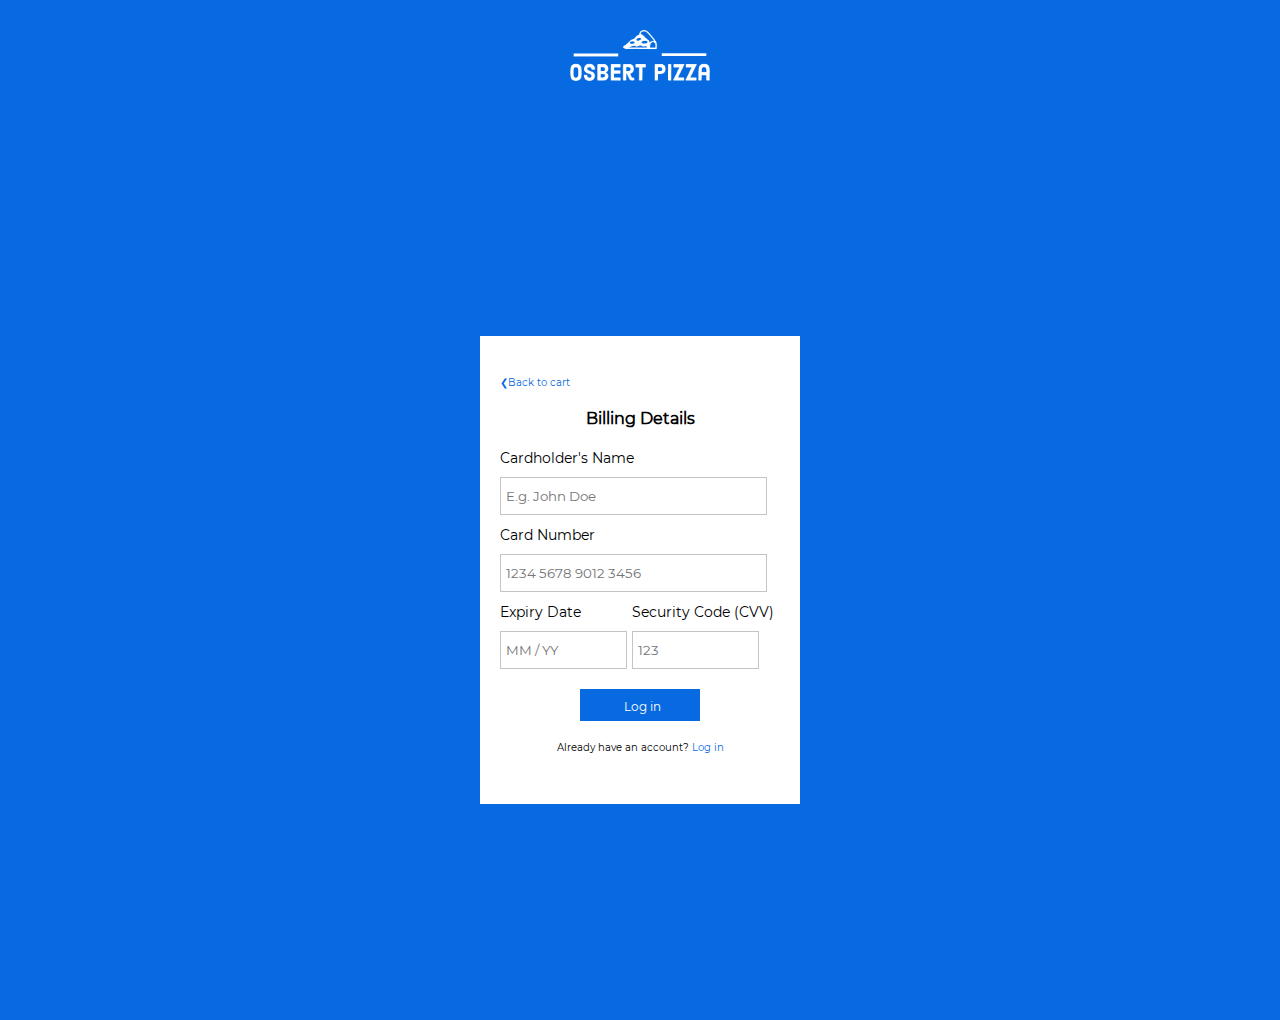
<file: payment.html>
<!DOCTYPE html>
<html lang="en">
<head>
    <meta charset="UTF-8">
    <meta http-equiv="X-UA-Compatible" content="IE=edge">
    <meta name="viewport" content="width=device-width, initial-scale=1.0">
    <title>Payment</title>
    <link rel="stylesheet" href="style.css">
    <link rel="icon" type="image" href="./assets/favicon.ico">
</head>
<body>
    <nav class="navbar">
        <div class="logo">
            <a href="./menu.html"><img id="logo" src="assets\Osbert Pizza-logos_white.png"></a>
        </div>
    </nav>
    <div class="login">
        <div class="loginbox">
            <p class="bottomtext alignleft"><a class="bluelink" href="./cart.html">&#10094;Back to cart</a></p>
            <h3 class="formheader"><strong>Billing Details</strong></h3>
            <form id="loginform" method="post" action="login.php">
                <div class="forminput">
                    <label for="cardname">Cardholder's Name</label><br>
                    <input class="formtext" id="cardname" type="text" name="cardname" placeholder="E.g. John Doe" required>
                </div>
                <div class="forminput">
                    <label for="cardnumber">Card Number</label><br>
                    <input class="formtext" id="card-num" type="text" placeholder="1234 5678 9012 3456" required>
                </div>
                <div class="forminput" id="paymentrow">
                    <div>
                        <label for="cardexpiry">Expiry Date</label><br>
                        <input class="formtext" id="cardexpiry" type="text" name="cardexpiry" placeholder="MM / YY" maxlength="7" required>
                    </div>
                    <div>
                        <label for="cvv">Security Code (CVV)</label><br>
                        <input class="formtext" id="cvv" type="text" name="cvv" placeholder="123" maxlength="3" required>
                    </div>
                </div>
                <div class="forminput">
                    
                </div>
                <input type="button" class="bluebutton" value="Log in">
            </form>
            <p class="bottomtext">Already have an account? <a class="bluelink" href="./login.html">Log in</a></p>
        </div>

    </div>

</body>
</html>
</file>
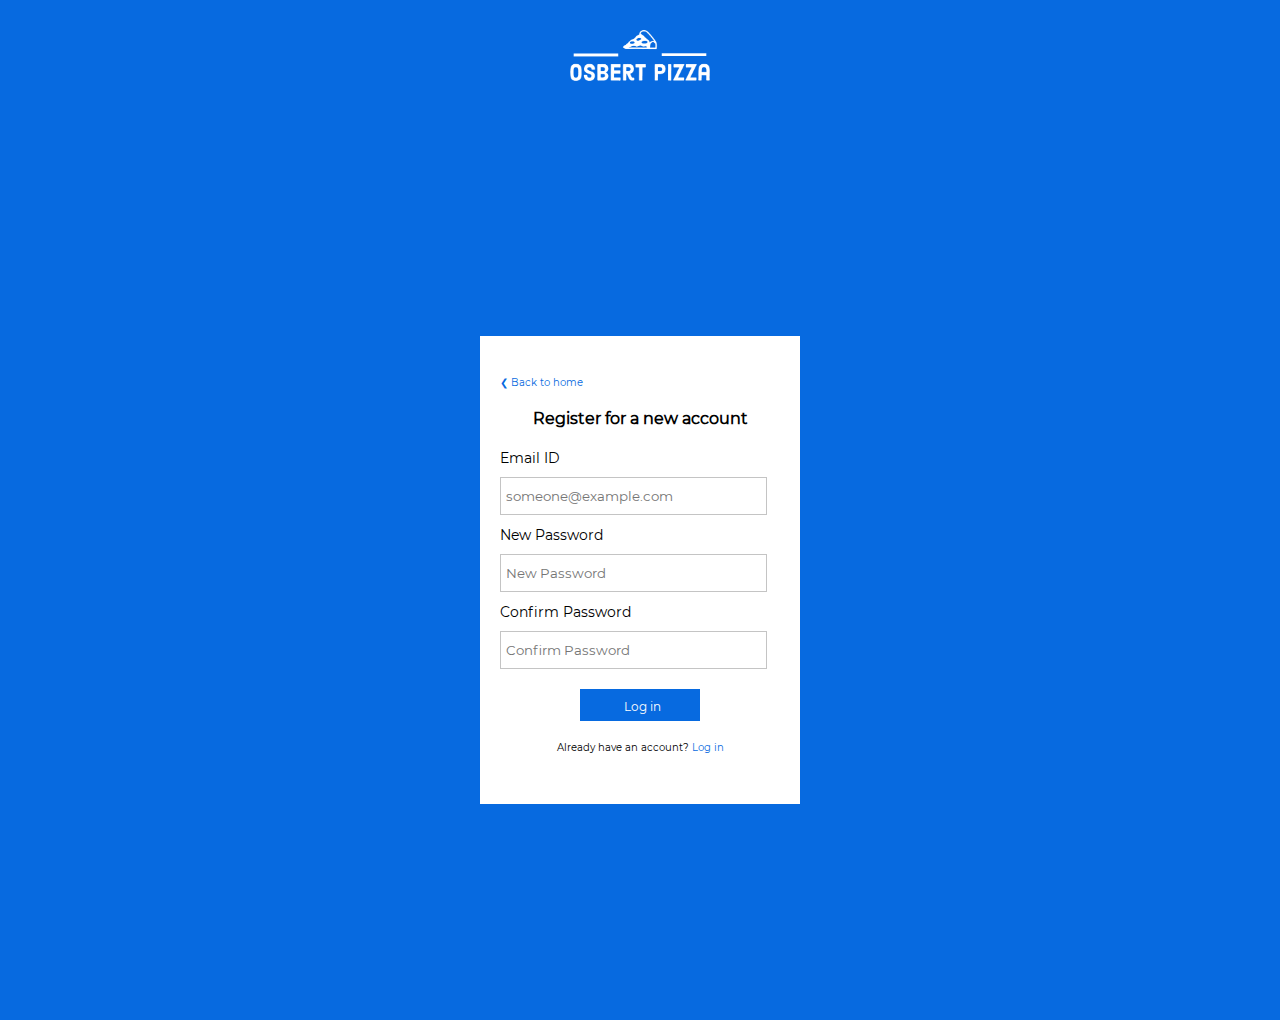
<file: register.html>
<!DOCTYPE html>
<html lang="en">
<head>
    <meta charset="UTF-8">
    <meta http-equiv="X-UA-Compatible" content="IE=edge">
    <meta name="viewport" content="width=device-width, initial-scale=1.0">
    <title>Register</title>
    <link rel="stylesheet" href="style.css">
    <link rel="icon" type="image" href="./assets/favicon.ico">
</head>
<body>
    <nav class="navbar">
        <div class="logo">
            <a href="./hero.html"><img id="logo" src="assets\Osbert Pizza-logos_white.png"></a>
        </div>
    </nav>
    <div class="login">
        <div class="loginbox">
            <p class="bottomtext alignleft"><a class="bluelink" href="./hero.html">&#10094; Back to home</a></p>
            <h3 class="formheader"><strong>Register for a new account</strong></h3>
            <form id="loginform" method="post" action="login.php">
                <div class="forminput">
                    <label for="email">Email ID</label><br>
                    <input class="formtext" type="email" name="email" placeholder="someone@example.com" required>
                </div>
                <div class="forminput">
                    <label for="password">New Password</label><br>
                    <input class="formtext" type="password" name="password" placeholder="New Password" required>
                </div>
                <div class="forminput">
                    <label for="password">Confirm Password</label><br>
                    <input class="formtext" type="password" name="password" placeholder="Confirm Password" required>
                </div>
                <input type="button" class="bluebutton" value="Log in">
            </form>
            <p class="bottomtext">Already have an account? <a class="bluelink" href="./login.html">Log in</a></p>
        </div>

    </div>

</body>
</html>
</file>
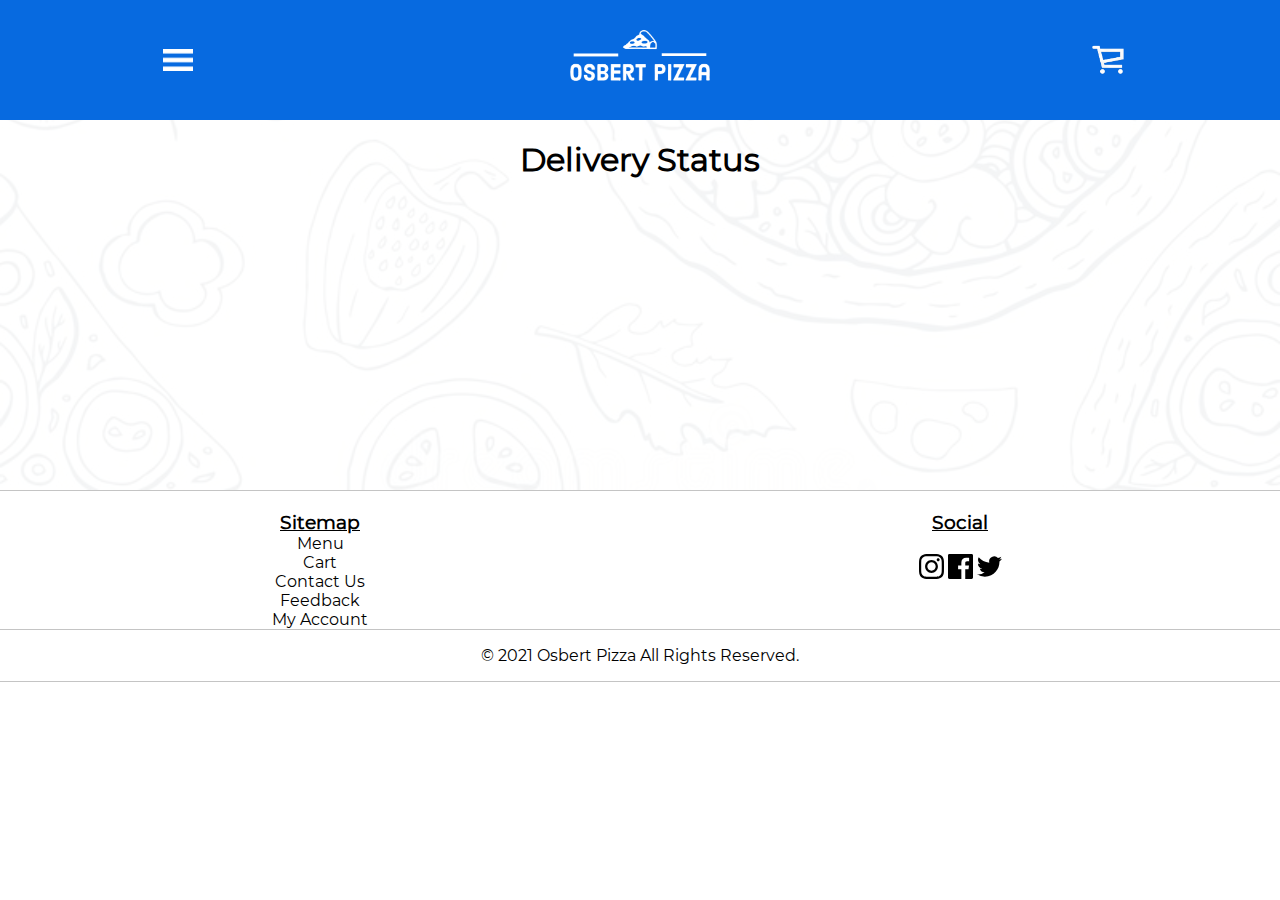
<file: status.html>
<!DOCTYPE html>
<html lang="en">
<head>
    <meta charset="UTF-8">
    <meta http-equiv="X-UA-Compatible" content="IE=edge">
    <meta name="viewport" content="width=device-width, initial-scale=1.0">
    <title>Delivery Status</title>
    <link rel="stylesheet" href="style.css">
    <link rel="icon" type="image" href="./assets/favicon.ico">
</head>
<body>
    <nav class="navbar">
        <div class="navbuttons">
            <input id="navigation" type="image" src="./assets/nav.png">
        </div>
        <div class="logo">
            <a href="./menu.html"><img id="logo" src="assets\Osbert Pizza-logos_white.png"></a>
        </div>
        <div class="navbuttons">
            <input id="cart" type="image" src="assets/cart.png" onclick="location.href='cart.html';">
        </div>
    </nav>
    <div class="content">
    <div class="hero">
        <h1>Delivery Status</h1>
    </div>
    </div>
    <footer class="footer">
        <div class="footerrow">
            <div class="footercol" id="footercol1">
              <h3 class="footertitle">Sitemap</h3>
              <ul class="footerlinks" type="None">
                  <li><a class="sitelink" href="menu.html">Menu</a></li>
                  <li><a class="sitelink" href="cart.html">Cart</a></li>
                  <li><a class="sitelink" href="contact.html">Contact Us</a></li>
                  <li><a class="sitelink" href="feedback.html">Feedback</a></li>
                  <li><a class="sitelink" href="account.html">My Account</a></li>
              </ul>
            </div>
            <div class="footercol" id="footercol2">
                <h3 class="footertitle">Social</h3>
                <div class="footersocials">
                  <svg role="img" viewBox="0 0 24 24" class="socialicon" xmlns="http://www.w3.org/2000/svg"><title>Instagram</title><path d="M12 0C8.74 0 8.333.015 7.053.072 5.775.132 4.905.333 4.14.63c-.789.306-1.459.717-2.126 1.384S.935 3.35.63 4.14C.333 4.905.131 5.775.072 7.053.012 8.333 0 8.74 0 12s.015 3.667.072 4.947c.06 1.277.261 2.148.558 2.913.306.788.717 1.459 1.384 2.126.667.666 1.336 1.079 2.126 1.384.766.296 1.636.499 2.913.558C8.333 23.988 8.74 24 12 24s3.667-.015 4.947-.072c1.277-.06 2.148-.262 2.913-.558.788-.306 1.459-.718 2.126-1.384.666-.667 1.079-1.335 1.384-2.126.296-.765.499-1.636.558-2.913.06-1.28.072-1.687.072-4.947s-.015-3.667-.072-4.947c-.06-1.277-.262-2.149-.558-2.913-.306-.789-.718-1.459-1.384-2.126C21.319 1.347 20.651.935 19.86.63c-.765-.297-1.636-.499-2.913-.558C15.667.012 15.26 0 12 0zm0 2.16c3.203 0 3.585.016 4.85.071 1.17.055 1.805.249 2.227.415.562.217.96.477 1.382.896.419.42.679.819.896 1.381.164.422.36 1.057.413 2.227.057 1.266.07 1.646.07 4.85s-.015 3.585-.074 4.85c-.061 1.17-.256 1.805-.421 2.227-.224.562-.479.96-.899 1.382-.419.419-.824.679-1.38.896-.42.164-1.065.36-2.235.413-1.274.057-1.649.07-4.859.07-3.211 0-3.586-.015-4.859-.074-1.171-.061-1.816-.256-2.236-.421-.569-.224-.96-.479-1.379-.899-.421-.419-.69-.824-.9-1.38-.165-.42-.359-1.065-.42-2.235-.045-1.26-.061-1.649-.061-4.844 0-3.196.016-3.586.061-4.861.061-1.17.255-1.814.42-2.234.21-.57.479-.96.9-1.381.419-.419.81-.689 1.379-.898.42-.166 1.051-.361 2.221-.421 1.275-.045 1.65-.06 4.859-.06l.045.03zm0 3.678c-3.405 0-6.162 2.76-6.162 6.162 0 3.405 2.76 6.162 6.162 6.162 3.405 0 6.162-2.76 6.162-6.162 0-3.405-2.76-6.162-6.162-6.162zM12 16c-2.21 0-4-1.79-4-4s1.79-4 4-4 4 1.79 4 4-1.79 4-4 4zm7.846-10.405c0 .795-.646 1.44-1.44 1.44-.795 0-1.44-.646-1.44-1.44 0-.794.646-1.439 1.44-1.439.793-.001 1.44.645 1.44 1.439z"/></svg>
                  <svg xmlns="http://www.w3.org/2000/svg" class="socialicon" viewBox="0 0 24 24"><path d="M22.675 0h-21.35c-.732 0-1.325.593-1.325 1.325v21.351c0 .731.593 1.324 1.325 1.324h11.495v-9.294h-3.128v-3.622h3.128v-2.671c0-3.1 1.893-4.788 4.659-4.788 1.325 0 2.463.099 2.795.143v3.24l-1.918.001c-1.504 0-1.795.715-1.795 1.763v2.313h3.587l-.467 3.622h-3.12v9.293h6.116c.73 0 1.323-.593 1.323-1.325v-21.35c0-.732-.593-1.325-1.325-1.325z"/></svg>
                  <svg role="img" viewBox="0 0 24 24" class="socialicon" xmlns="http://www.w3.org/2000/svg"><title>Twitter</title><path d="M23.953 4.57a10 10 0 01-2.825.775 4.958 4.958 0 002.163-2.723c-.951.555-2.005.959-3.127 1.184a4.92 4.92 0 00-8.384 4.482C7.69 8.095 4.067 6.13 1.64 3.162a4.822 4.822 0 00-.666 2.475c0 1.71.87 3.213 2.188 4.096a4.904 4.904 0 01-2.228-.616v.06a4.923 4.923 0 003.946 4.827 4.996 4.996 0 01-2.212.085 4.936 4.936 0 004.604 3.417 9.867 9.867 0 01-6.102 2.105c-.39 0-.779-.023-1.17-.067a13.995 13.995 0 007.557 2.209c9.053 0 13.998-7.496 13.998-13.985 0-.21 0-.42-.015-.63A9.935 9.935 0 0024 4.59z"/></svg>
                </div>
            </div>
        </div>
        <div class="footerrow">
          <p class="footercopyright">
              &copy; 2021 Osbert Pizza All Rights Reserved.
          </p>
        </div>
    </footer>
  </body>
  <script type="text/javascript" src="./menu.js"></script>
  <script type="text/javascript" src="./nav.js"></script>
</file>
<file: style.css>
/*Animation keyframes*/
@keyframes fade {
    0%,100% { opacity:0;}
    5%,95% { opacity:1;}
}
@-webkit-keyframes fade {
    0%,100% { opacity: 0;}
    5%,95% { opacity: 1;}
}
@keyframes fadeInUp {
    0% {
        opacity: 0;
        transform: translateX(-20px);
    }
    100% {
        opacity: 1;
        transform: translateX(0);
    }
}
@-webkit-keyframes fadeInUp {
    0% {
        opacity: 0;
        -webkit-transform: translateX(-20px);
    }
    100% {
        opacity: 1;
        -webkit-transform: translateX(0);
    }
}

/*Custom font face*/
@font-face {
    font-family: 'Montserrat';
    font-style: normal;
    font-weight: 400;
    src: url('./fonts/montserrat-v18-latin-regular.eot'); /* IE9 Compat Modes */
    src: local(''),
         url('./fonts/montserrat-v18-latin-regular.eot?#iefix') format('embedded-opentype'), /* IE6-IE8 */
         url('./fonts/montserrat-v18-latin-regular.woff2') format('woff2'), /* Super Modern Browsers */
         url('./fonts/montserrat-v18-latin-regular.woff') format('woff'), /* Modern Browsers */
         url('./fonts/montserrat-v18-latin-regular.ttf') format('truetype'), /* Safari, Android, iOS */
         url('./fonts/montserrat-v18-latin-regular.svg#Montserrat') format('svg'); /* Legacy iOS */
  }

/*global tags*/
html{
    height: 100%;
}
body{
    background-color: #ffffff;
    font-family: 'Montserrat', "Helvetica Neue", Helvetica;
    margin:0;
    height: 100%;
    min-width: 390px;
    overflow: auto;
}
a{
    color: #000000;
    text-decoration: none;
    margin: 0;
    padding: 0;
}
button{
    background-color: #ffffff;
    border: none;
   
    text-align: center;
    text-decoration: none;
    font-size: 14px;
    margin: 10px;
    width: 78px;
    height: 32px;
    font-family: 'Montserrat',"Helvetica Neue",Helvetica;
    border-radius: 2px;
}
button:hover{
    border: 1px solid #076AE0;
    border-radius: 5px;
}
button:active{
    border: 1px solid #000000;
}
label{
    text-align: left;
    font-size: 14px;
}
input{
    padding: 10px 0 10px 5px;
    border: 1px solid #c4c4c4;
    font-family: 'Montserrat',"Helvetica Neue",Helvetica;
}
h1, h2, h3,h4, h5, h6 {
    margin:20px 0;
    position:relative;
}
ul{
    margin:0;
    padding:0;
}
::placeholder{
    font-family: 'Montserrat',"Helvetica Neue",Helvetica;
}
::-moz-placeholder{
    font-family: 'Montserrat',"Helvetica Neue",Helvetica;
    opacity:1;
}
::-webkit-input-placeholder{
    font-family: 'Montserrat',"Helvetica Neue",Helvetica;
}
/*Navbar*/
.navbar{
    background-color: #076AE0;
    height: 120px;
    min-height: 120px;
    max-height: 120px;
    margin: 0 auto;
    display: flex;
    align-items: center;
	justify-content: center;
    text-align: center;
}
.logo{
    flex:1 0 0;
    height: 100%;
    text-align: center;
}
#logo{
    margin: 0;
    padding: 0;
    width: 200px;
}
.navspacing, .navbuttons{
    width: 350px;
    display: flex;
    justify-content: center;
}
.sidebarnav{
    display: none;
    flex-grow: 1;
    flex-direction: column;
    align-items: center;
    text-align: center;
    border: 1px solid #c4c4c4;
    padding:0;
    margin:0;
    min-width: 200px;
}
.sidebarnav.active{
    display: flex;
    animation: fadeInUp 500ms ease;
}
.sidebarnav ul{
    width: 100%;
}
.sidebarnav li{
    width: 100%;
    border: 1px solid #c4c4c4;
    padding: 20px 0;
}
/*Hero Page*/
@media (max-width: 1000px) {
    #slideshow{
        min-width: none;
    }
    .navbutton{
        display: none;
    }
    .slideimg{
        width:100%;
    }
}
@media (min-width: 1001px){
    #slideshow{
        min-width: 1000px;
    }
    .slideimg{
        width: 800px;
        height: 500px;
    }
}
.content{
    display:flex;
    flex-direction:row;
}
.hero{
    text-align: center;
    -moz-user-select: none;
    -khtml-user-select: none;
    -webkit-user-select: none;
    -ms-user-select: none;
    user-select: none;
    position:relative;
    flex-grow: 3;
    min-height: 370px;
}
.hero::before {    
    content: "";
    background-image: url('./assets/pizza-bg.jpg');
    background-attachment: fixed;
    background-position: center;
    background-size: cover;
    position: absolute;
    top: 0px;
    right: 0px;
    bottom: 0px;
    left: 0px;
    opacity: 0.05;
}

#slideshow{
    margin: 0 auto;
    max-width:80%;
    position:relative;
}
#slides{
    display: flex;
    flex-direction: row;
    align-items: center;
    justify-content: center;
    width: 100%;
}
.slideimg{
    margin: 0;
    padding: 0;
}
[data-component="slideshow"] .slide {
	display: none;
    text-align: center;
}
[data-component="slideshow"] .slide.active {
    flex-grow: 2;
	display: block;
    animation: fade 10000ms;
}
.navbutton{
    min-width: 150px;
    width: 150px;
}
/*Login and Register Page*/
.login{
    background-color: #076AE0;
    margin: 0px;
    display: flex;
    align-items: center;
    justify-content: center;
    -moz-user-select: none;
    -khtml-user-select: none;
    -webkit-user-select: none;
    -ms-user-select: none;
    user-select: none;
    height:100%;
    min-height: 500px;
}
.loginbox{
    background-color: #ffffff;
    display: flex;
    flex-direction: column;
    align-items: center;
    justify-content:center;
    padding: 40px 20px;
    width: 280px;
}
.formheader{
    font-size:16px;
    font-weight: 900;
    margin:20px 0;
}
#loginform{
    width: 100%;
    padding:0;
    margin: 0;
    display: flex;
    align-items: center;
    justify-content: center;
    flex-direction: column;
    text-align: left;
}
.forminput{
    width: 100%;
}
.formtext{
    width:260px;
    margin: 10px 0;
}
.bottomtext{
    font-size:10px;
    text-align: center;
}
.bluelink{
    color: #076AE0;
    margin:0;
}
.bluebutton{
    background-color: #076AE0;
    border: none;
    color: #ffffff;
    text-align: center;
    text-decoration: none;
    font-size: 12px;
    margin: 10px;
    width: 120px;
    height: 32px;
    font-family: 'Montserrat',"Helvetica Neue",Helvetica;
}
.bluebutton:hover{
    border: 1px solid #c4c4c4;
}
.bluebutton:active{
    border: 1px solid #000000;
}
.alignleft{
    align-self: flex-start;
    margin: 0;
}
#paymentrow{
    display: flex;
    flex-direction: row;
}
#cardexpiry, #cvv{
    width:120px;
    margin-right: 5px;
}

#cart{
    width:40px;
    border: none;
}
#navigation{
    border:none;
    width:30px;
}

#location{
    position: fixed;
    width:100vw;
    height:100vh;
    z-index: 100;
    background-color:rgba(0,0,0,0.5);
    display:none;
    flex-direction:column;
    justify-content:center;
    align-items:center;
    top: 0;
    -moz-user-select: none;
    -khtml-user-select: none;
    -webkit-user-select: none;
    -ms-user-select: none;
    user-select: none;
}

.locationinfo{
    margin: 20px 0 0 0;
}
.locationbox{
    background-color: #ffffff;
    display: flex;
    flex-direction:column;
    justify-content:flex-start;
    align-items:center;
    height: 500px;
    width: 300px;
    padding: 20px;
    overflow-y: hidden;
    overflow-x: hidden;
    gap: 20px;
}
#currentlocationinfo, #inputlocationinfo {
    text-align: center;
    cursor: pointer;
}
#currentlocationinfo:hover, #inputlocationinfo:hover{
    font-weight: bold;
}
#location.active{
    display:flex;
}
.locationsubmit{
    width: 100%;
}
.preventscroll{
    overflow: hidden;
}
.locationbox input{
    text-align: center;
}

@media (max-width: 650px){
    .tabgroup{
        flex-direction: column;
    }
}
.tabgroup{
    position:relative;
    display:flex;
    justify-content: space-between;
    border: 1px solid #c4c4c4;
    margin:0;
}

[data-component="tablist"] .tabitem{
    border: 1px solid #c4c4c4;
    height: 100%;
    width: 100%;
    min-width: 110px;
    padding: 20px;
    margin:0;
    background-color: #ffffff;
}
[data-component="tablist"] .tabitem:hover{
    font-weight: bold;
}
[data-component="tablist"] .tabitem.active{
    background-color: #076AE0;
    color: #ffffff;
}
.menucontainer{
    position: relative;
    border: 1px solid #c4c4c4;
}
[data-component="menulist"] .menuitems{
    display: none;
    flex-direction: row;
    justify-content: center;
    gap: 50px;
    flex-flow: wrap;
}

[data-component="menulist"] .menuitems.active{
    display: flex;
}
.menuitem{
    border: 1px solid #c4c4c4;
    display: flex;
    flex-direction: column;
    justify-content: center;
    align-content: center;
    background-color: #ffffff;
    margin: 20px;
    width: 200px;
}

.menuicon{
    display: flex;
    flex-direction: column;
    justify-content: center;
    align-items: center;
}

.menuimage{
    height:200px;
    width:200px;
}

.menudescription{
    padding: 10px;
    height: 60px;
}

.menuprice{
    margin: 0;
    padding: 10px;
}
.submitorder{
    width: 100px;
    align-self: center;
    padding: 0px;
}

.menucontrol{
    display: flex;
    flex-direction: row;
    justify-content: center;
}
.biggerbutton{
    width:200px;
    height: 50px;
    font-size: 14px;
}
/*Footer*/
.footer{
    border-top: 1px solid #c4c4c4;
    margin: auto;
    display: flex;
    flex-direction: column;
	justify-content: center;
    -moz-user-select: none;
    -khtml-user-select: none;
    -webkit-user-select: none;
    -ms-user-select: none;
    user-select: none;
}
.footerrow{
    display: flex;
    flex-direction: row;
    justify-content: center;
    align-items: flex-start;
    border-bottom: 1px solid #c4c4c4;
    text-align: center;
}
.footercol{
    width: 100%;
    display: flex;
    flex-direction: column;
    align-items: center;
    justify-content: center;
}

.footertitle{
    display: flex;
    margin: 20px 0 0 0;
    color: #000000;
    text-decoration: underline;
}
.footerlinks{
    padding: 0;
}

.sitelink:hover{
    color: #c4c4c4;
}
.footersocials{
    display: inline-block;
    margin: 20px 0 0 0;
}
.socialicon{
    width:25px;
}
.socialicon:hover{
    fill:#c4c4c4;
}

#registered, #unregistered{
    display:none;
}
#registered.active, #unregistered.active{
    display:block;
}

.cart{
    position: relative;
    display: flex;
    flex-direction: row;
    justify-content: center;
    flex-flow: wrap;
}

#makepayment{
    position: relative;
}

.orderitems{
    display: flex;
    position: relative;
    flex-direction: column;
    align-items: center;
}

.orderitems .item{
    display: none;
    position: relative;
    justify-content: center;
    flex-direction: column;
    border: 1px solid #c4c4c4;
    background-color: #fff;
    padding: 10px 200px;
    margin: 20px;
}
.orderitems .item.active{
    display:flex;
}
.orderitems .item div{
    display: flex;
    position: relative;
    justify-content: center;
}

.selectorder{
    width: 90%;
    background-color: #076AE0;
    color: #fff;
}

.feedback{
    display: flex;
    flex-direction: column;
    align-content: center;
    justify-content: center;
    flex-wrap: nowrap;
    align-items: center;
    position: relative;
}
.container{
    display: flex;
    position: relative;

}
.accountdetails{
    display: flex;
    flex-direction: column;
    width: 50%;
    align-items: center;
    border-right: 1px solid #c4c4c4;
}

.accountdetails .label{
    margin:10px;
}

.username{
    display: flex;
    flex-direction: column;
}

#username, #password{
    display: none;
}

#username.active, #password.active{
    display: block;
}
</file>
